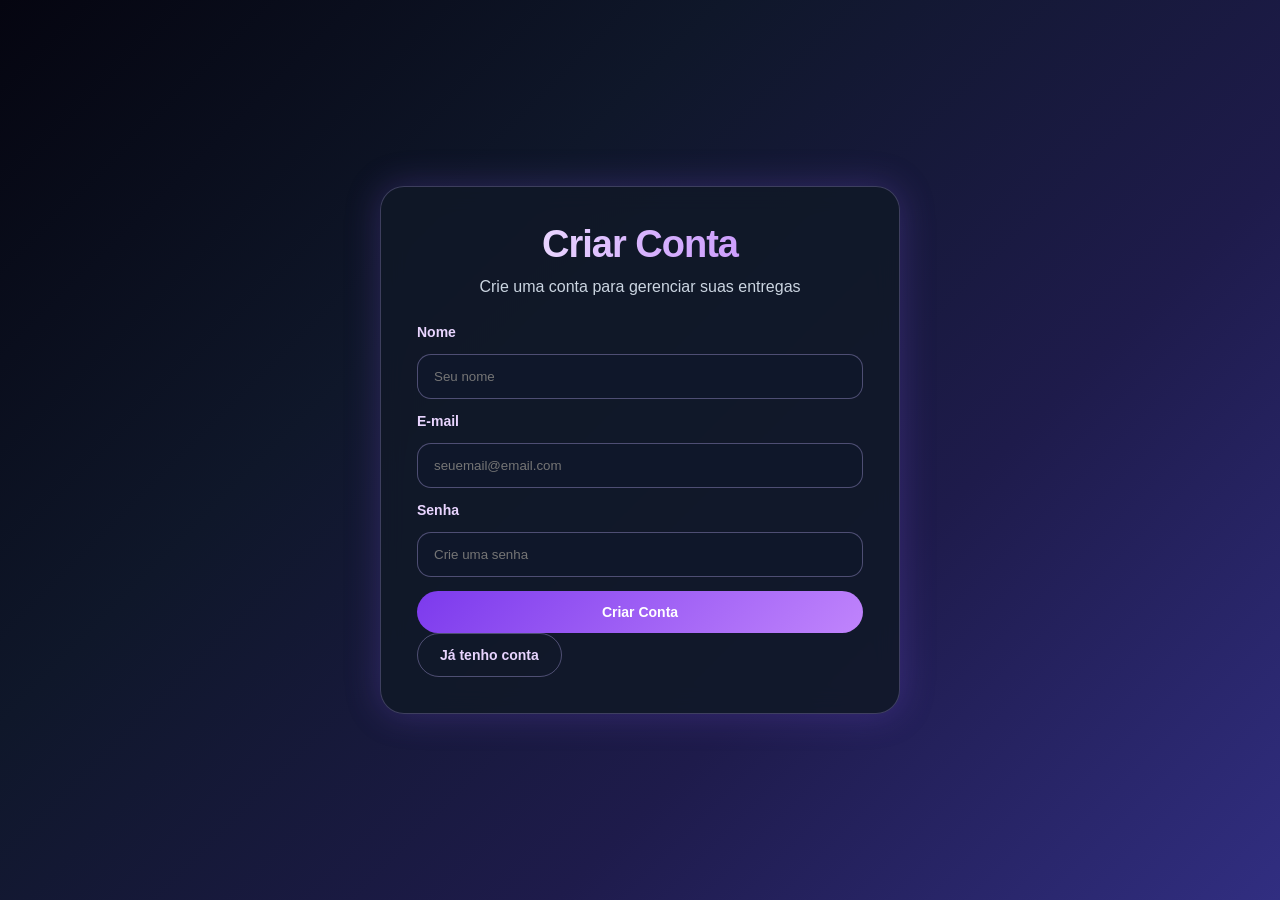
<file: templates/registro.html>
<!DOCTYPE html>
<html lang="pt-BR">

<head>
    <meta charset="UTF-8">
    <meta name="viewport" content="width=device-width, initial-scale=1.0">
    <title>Criar Conta</title>

    <link rel="stylesheet" href="/static/style.css">
</head>

<body>

    <div class="page-container">

        <div class="card form-card">

            <h1>Criar Conta</h1>

            <p class="subtitle">
                Crie uma conta para gerenciar suas entregas
            </p>

            <form method="POST">

                <label for="nome">Nome</label>

                <input
                    type="text"
                    id="nome"
                    name="nome"
                    placeholder="Seu nome"
                    required
                >

                <label for="email">E-mail</label>

                <input
                    type="email"
                    id="email"
                    name="email"
                    placeholder="seuemail@email.com"
                    required
                >

                <label for="senha">Senha</label>

                <input
                    type="password"
                    id="senha"
                    name="senha"
                    placeholder="Crie uma senha"
                    required
                >

                <button type="submit" class="btn-primary">
                    Criar Conta
                </button>

            </form>

            <a href="/login" class="btn-secondary">
                Já tenho conta
            </a>

        </div>

    </div>

</body>

</html>
</file>
<file: static/style.css>
body::before {
    content: "";
    position: fixed;
    inset: 0;
    pointer-events: none;

    background:
    radial-gradient(
        300px circle at var(--mouse-x) var(--mouse-y),
        rgba(168, 85, 247, 0.18),
        transparent 70%
    );

    z-index: 0;
}

* {
    margin: 0;
    padding: 0;
    box-sizing: border-box;
}

body {
    font-family: "Inter", sans-serif;
    min-height: 100vh;
    background: linear-gradient(135deg, #050510, #0f172a, #1e1b4b, #312e81);
    color: #f8fafc;
}

.page-container {
    min-height: 100vh;
    display: flex;
    justify-content: center;
    align-items: center;
    padding: 40px 20px;
}

.page-container.top {
    align-items: flex-start;
}

.card {
    background: rgba(17, 24, 39, 0.88);
    border: 1px solid rgba(196, 181, 253, 0.25);
    border-radius: 24px;
    padding: 36px;
    width: 100%;
    max-width: 520px;
    box-shadow: 0 0 35px rgba(139, 92, 246, 0.25);
    backdrop-filter: blur(12px);
}

.card-wide {
    max-width: 900px;
}

h1 {
    font-family: "Outfit", sans-serif;
    font-weight: 700;
    letter-spacing: -1px;
    font-size: 38px;
    margin-bottom: 12px;
    text-align: center;
    background: linear-gradient(90deg, #ffffff, #d8b4fe, #c084fc);
    -webkit-background-clip: text;
    color: transparent;
}

.subtitle {
    color: #cbd5e1;
    text-align: center;
    margin-bottom: 28px;
}

.actions {
    display: flex;
    gap: 14px;
    justify-content: center;
    flex-wrap: wrap;
    margin-top: 24px;
}

button,
.btn-primary,
.btn-secondary {
    display: inline-block;
    text-decoration: none;
    text-align: center;
    border: none;
    cursor: pointer;
    font-weight: bold;
    border-radius: 999px;
    padding: 13px 22px;
    transition: all 0.25s ease;
    font-size: 14px;
}

.btn-primary {
    color: white;
    background: linear-gradient(135deg, #7c3aed, #c084fc);
}

.btn-primary:hover {
    transform: translateY(-3px) scale(1.02);
    box-shadow: 0 0 25px rgba(192, 132, 252, 0.5);
}

.btn-secondary {
    color: #e9d5ff;
    border: 1px solid rgba(196, 181, 253, 0.35);
    background: transparent;
}

.btn-secondary:hover {
    background: rgba(196, 181, 253, 0.12);
    transform: translateY(-2px);
}

form {
    display: flex;
    flex-direction: column;
    gap: 14px;
}

label {
    color: #e9d5ff;
    font-weight: bold;
    font-size: 14px;
}

input {
    padding: 14px 16px;
    border-radius: 14px;
    border: 1px solid rgba(196, 181, 253, 0.35);
    background: #0f172a;
    color: white;
    outline: none;
}

input:focus {
    border-color: #c084fc;
    box-shadow: 0 0 12px rgba(192, 132, 252, 0.45);
}

.entregas-grid {
    display: grid;
    grid-template-columns: repeat(auto-fit, minmax(320px, 1fr));
    gap: 22px;
    margin-top: 30px;
}

.card-entrega {
    background: rgba(15, 23, 42, 0.9);
    border: 1px solid rgba(196, 181, 253, 0.22);
    border-radius: 20px;
    padding: 22px;
    box-shadow: 0 0 25px rgba(0, 0, 0, 0.28);
    text-align: left;
    transition: all 0.25s ease;
}

.card-entrega:hover {
    transform: translateY(-6px) scale(1.02);
    box-shadow: 0 0 30px rgba(192, 132, 252, 0.28);
    border-color: rgba(196, 181, 253, 0.45);
}

.card-entrega h3 {
    color: #c4b5fd;
    margin-bottom: 14px;
}

.card-entrega p {
    margin: 8px 0;
    color: #f8fafc;
}

.status {
    display: inline-block;
    margin-top: 10px;
    padding: 7px 14px;
    border-radius: 999px;
    font-size: 13px;
    font-weight: bold;
}

.status-entregue {
    background: rgba(34, 197, 94, 0.18);
    color: #86efac;
    border: 1px solid rgba(34, 197, 94, 0.35);
}

.status-rota {
    background: rgba(245, 158, 11, 0.18);
    color: #fcd34d;
    border: 1px solid rgba(245, 158, 11, 0.35);
}

.status-pendente {
    background: rgba(239, 68, 68, 0.18);
    color: #fca5a5;
    border: 1px solid rgba(239, 68, 68, 0.35);
}

.id-badge {
    display: inline-block;
    padding: 6px 12px;
    margin-bottom: 14px;
    border-radius: 999px;
    background: rgba(196, 181, 253, 0.14);
    color: #d8b4fe;
    border: 1px solid rgba(196, 181, 253, 0.28);
    font-weight: bold;
}

.select-status {
    width: 100%;
    padding: 14px 16px;
    border-radius: 14px;
    border: 1px solid rgba(196, 181, 253, 0.35);
    background-color: #0f172a;
    color: #f8fafc;
    font-family: "Inter", sans-serif;
    font-weight: 500;
    outline: none;
    cursor: pointer;
    appearance: none;
}

.select-status:focus {
    border-color: #c084fc;
    box-shadow: 0 0 12px rgba(192, 132, 252, 0.45);
}

.btn-danger {
    width: 100%;
    margin-top: 10px;
    color: #fecaca;
    border: 1px solid rgba(248, 113, 113, 0.35);
    background: rgba(127, 29, 29, 0.35);
}

.btn-danger:hover {
    background: rgba(239, 68, 68, 0.25);
    box-shadow: 0 0 20px rgba(248, 113, 113, 0.35);
    transform: translateY(-2px);
}

.dashboard-grid {
    display: grid;
    grid-template-columns: repeat(auto-fit, minmax(160px, 1fr));
    gap: 18px;
    margin: 32px 0;
}

.dashboard-card {
    background: rgba(15, 23, 42, 0.9);
    border: 1px solid rgba(196, 181, 253, 0.22);
    border-radius: 20px;
    padding: 22px;
    text-align: center;
    box-shadow: 0 0 25px rgba(0, 0, 0, 0.22);
}

.dashboard-card span {
    display: block;
    color: #cbd5e1;
    font-size: 14px;
    margin-bottom: 10px;
}

.dashboard-card strong {
    display: block;
    font-family: "Outfit", sans-serif;
    font-size: 34px;
    color: #d8b4fe;
}

.form-pesquisa {
    display: flex;
    gap: 12px;
    margin: 24px 0;
    flex-wrap: wrap;
}

.form-pesquisa input {
    flex: 1;
    min-width: 240px;
}

.form-pesquisa a {
    text-decoration: none;
}

@media (max-width: 768px) {
    .page-container {
        padding: 20px 12px;
    }

    .card {
        padding: 24px 18px;
        width: 100%;
    }

    .card-wide {
        width: 100%;
    }

    .entregas-grid {
        grid-template-columns: 1fr;
    }

    .form-pesquisa {
        flex-direction: column;
    }

    .form-pesquisa input,
    .form-pesquisa button,
    .form-pesquisa a {
        width: 100%;
    }

    .actions {
        flex-direction: column;
    }

    .actions a {
        width: 100%;
        text-align: center;
    }

    .status-form {
        flex-direction: column;
    }

    .status-form button,
    .status-form select {
        width: 100%;
    }

    h1 {
        font-size: 2rem;
        text-align: center;
    }

    .subtitle {
        text-align: center;
    }
}

@media (max-width: 768px) {
    .page-container {
        padding: 20px 12px;
    }

    .card,
    .card-wide,
    .form-card {
        width: 100%;
        max-width: 100%;
        padding: 24px 18px;
        box-sizing: border-box;
    }

    .entregas-grid {
        grid-template-columns: 1fr;
    }

    .form-pesquisa,
    .actions,
    .status-form {
        flex-direction: column;
        align-items: stretch;
    }

    input,
    select,
    button,
    .btn-primary,
    .btn-secondary,
    .btn-danger {
        width: 100%;
        box-sizing: border-box;
        text-align: center;
    }

    h1 {
        font-size: 2rem;
        text-align: center;
    }

    .subtitle {
        text-align: center;
    }

    .card-entrega {
        width: 100%;
        box-sizing: border-box;
    }
}

.mensagem-erro {
    background: rgba(255, 0, 0, 0.15);
    border: 1px solid rgba(255, 0, 0, 0.4);
    color: #ff8080;
    padding: 12px;
    border-radius: 10px;
    margin-bottom: 20px;
    text-align: center;
}
</file>
